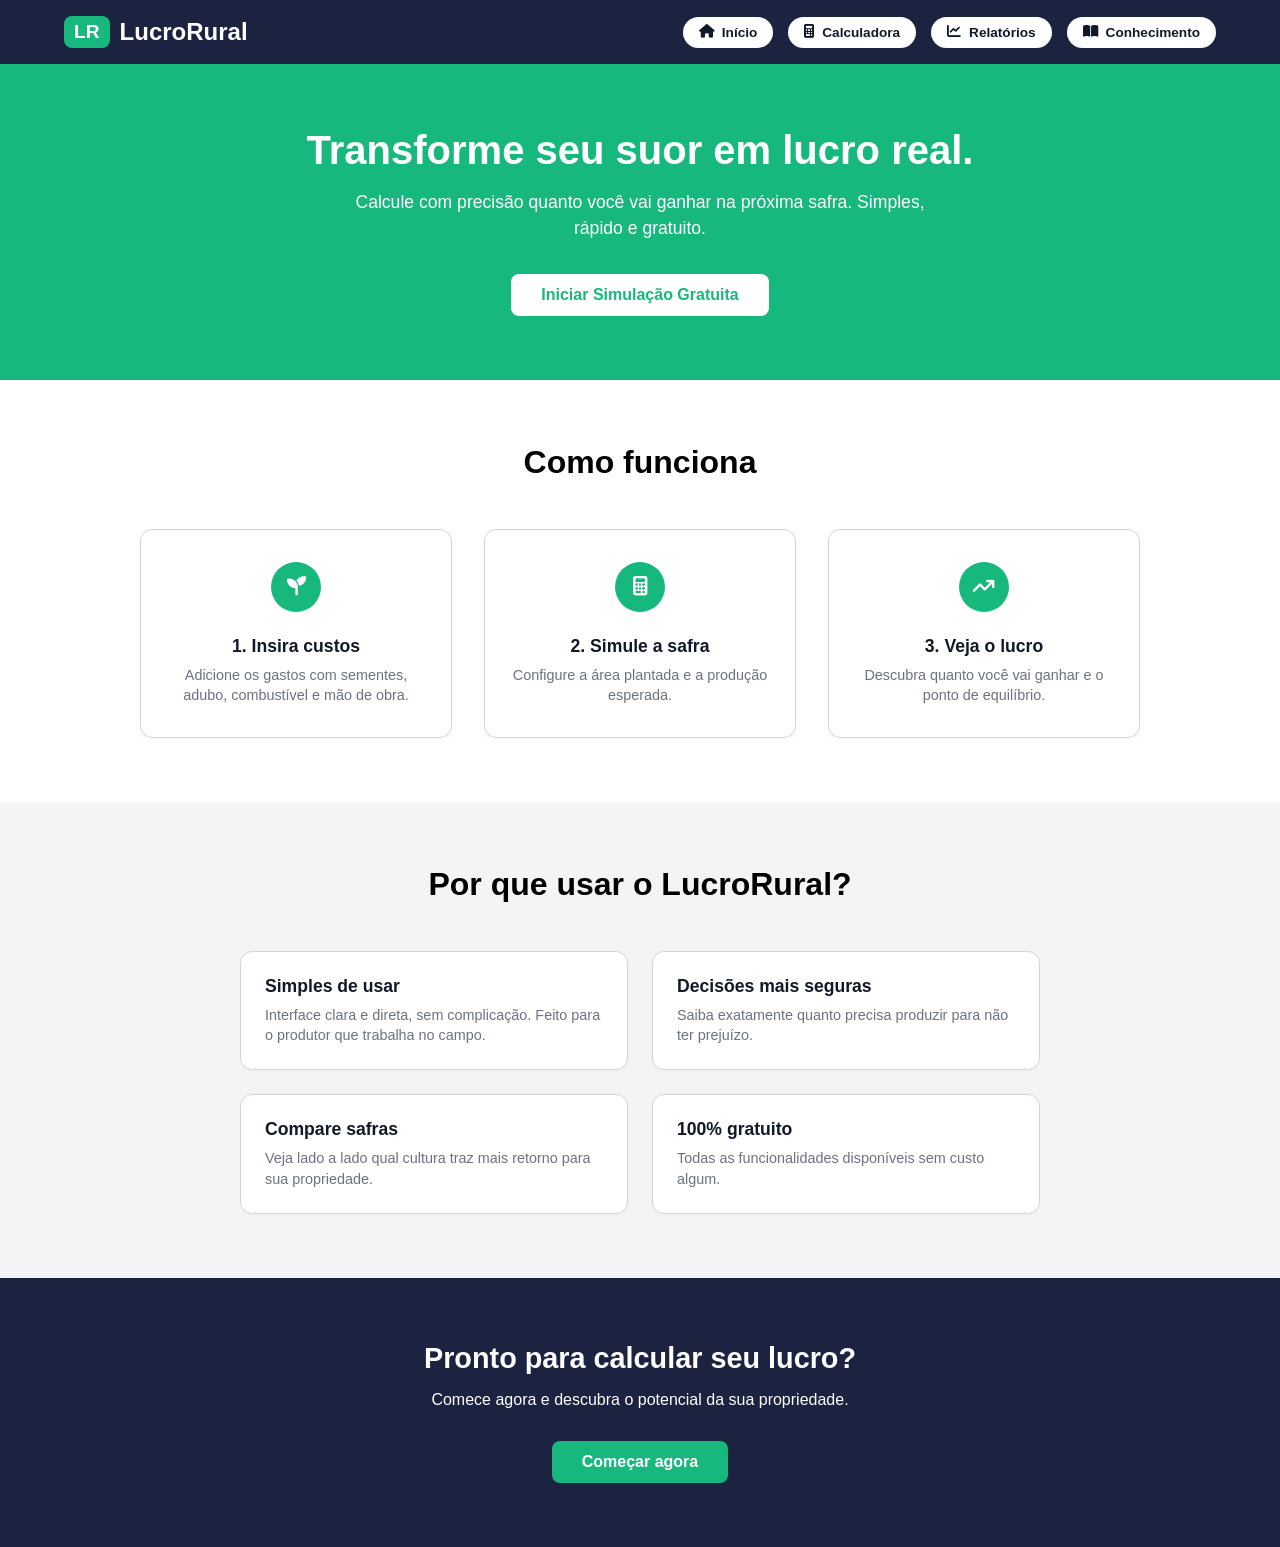
<file: index.html>
<!DOCTYPE html>
<html lang="pt-BR">

<head>
    <meta charset="UTF-8">
    <meta name="viewport" content="width=device-width, initial-scale=1.0">
    <title>LucroRural</title>
    <link rel="stylesheet" href="https://cdnjs.cloudflare.com/ajax/libs/font-awesome/6.4.0/css/all.min.css">
    <link rel="stylesheet" href="style.css">
    <link rel="icon" type="image/x-icon" href="Captura-de-tela-2026-06-11-192936.ico">
</head>

<body>

    <header>
        <div class="logo-container">
            <div class="logo-icon">LR</div>
            <div>LucroRural</div>
        </div>
        <nav>
            <ul>
                <li><a href="index.html"><i class="fa-solid fa-house"></i> Início</a></li>
                <li><a href="calculadora.html"><i class="fa-solid fa-calculator"></i> Calculadora</a></li>
                <li><a href="relatorios.html"><i class="fa-solid fa-chart-line"></i> Relatórios</a></li>
                <li><a href="conhecimento.html"><i class="fa-solid fa-book-open"></i> Conhecimento</a></li>
            </ul>
        </nav>
    </header>

    <main>
        <section class="hero">
            <h1>Transforme seu suor em lucro real.</h1>
            <p>Calcule com precisão quanto você vai ganhar na próxima safra. Simples, rápido e gratuito.</p>
            <a href="calculadora.html" class="btn btn-white">Iniciar Simulação Gratuita</a>
        </section>

        <section class="how-it-works">
            <h2 class="section-title">Como funciona</h2>
            <div class="cards-container">
                <div class="card">
                    <div class="icon-circle"><i class="fa-solid fa-seedling"></i></div>
                    <h3>1. Insira custos</h3>
                    <p>Adicione os gastos com sementes, adubo, combustível e mão de obra.</p>
                </div>
                <div class="card">
                    <div class="icon-circle"><i class="fa-solid fa-calculator"></i></div>
                    <h3>2. Simule a safra</h3>
                    <p>Configure a área plantada e a produção esperada.</p>
                </div>
                <div class="card">
                    <div class="icon-circle"><i class="fa-solid fa-arrow-trend-up"></i></div>
                    <h3>3. Veja o lucro</h3>
                    <p>Descubra quanto você vai ganhar e o ponto de equilíbrio.</p>
                </div>
            </div>
        </section>

        <section class="why-use">
            <h2 class="section-title">Por que usar o LucroRural?</h2>
            <div class="grid-container">
                <div class="feature-card">
                    <h3>Simples de usar</h3>
                    <p>Interface clara e direta, sem complicação. Feito para o produtor que trabalha no campo.</p>
                </div>
                <div class="feature-card">
                    <h3>Decisões mais seguras</h3>
                    <p>Saiba exatamente quanto precisa produzir para não ter prejuízo.</p>
                </div>
                <div class="feature-card">
                    <h3>Compare safras</h3>
                    <p>Veja lado a lado qual cultura traz mais retorno para sua propriedade.</p>
                </div>
                <div class="feature-card">
                    <h3>100% gratuito</h3>
                    <p>Todas as funcionalidades disponíveis sem custo algum.</p>
                </div>
            </div>
        </section>
    </main>

    <footer class="bottom-cta">
        <h2>Pronto para calcular seu lucro?</h2>
        <p>Comece agora e descubra o potencial da sua propriedade.</p>
        <a href="calculadora.html" class="btn btn-green">Começar agora</a>
    </footer>

</body>

</html>
</file>
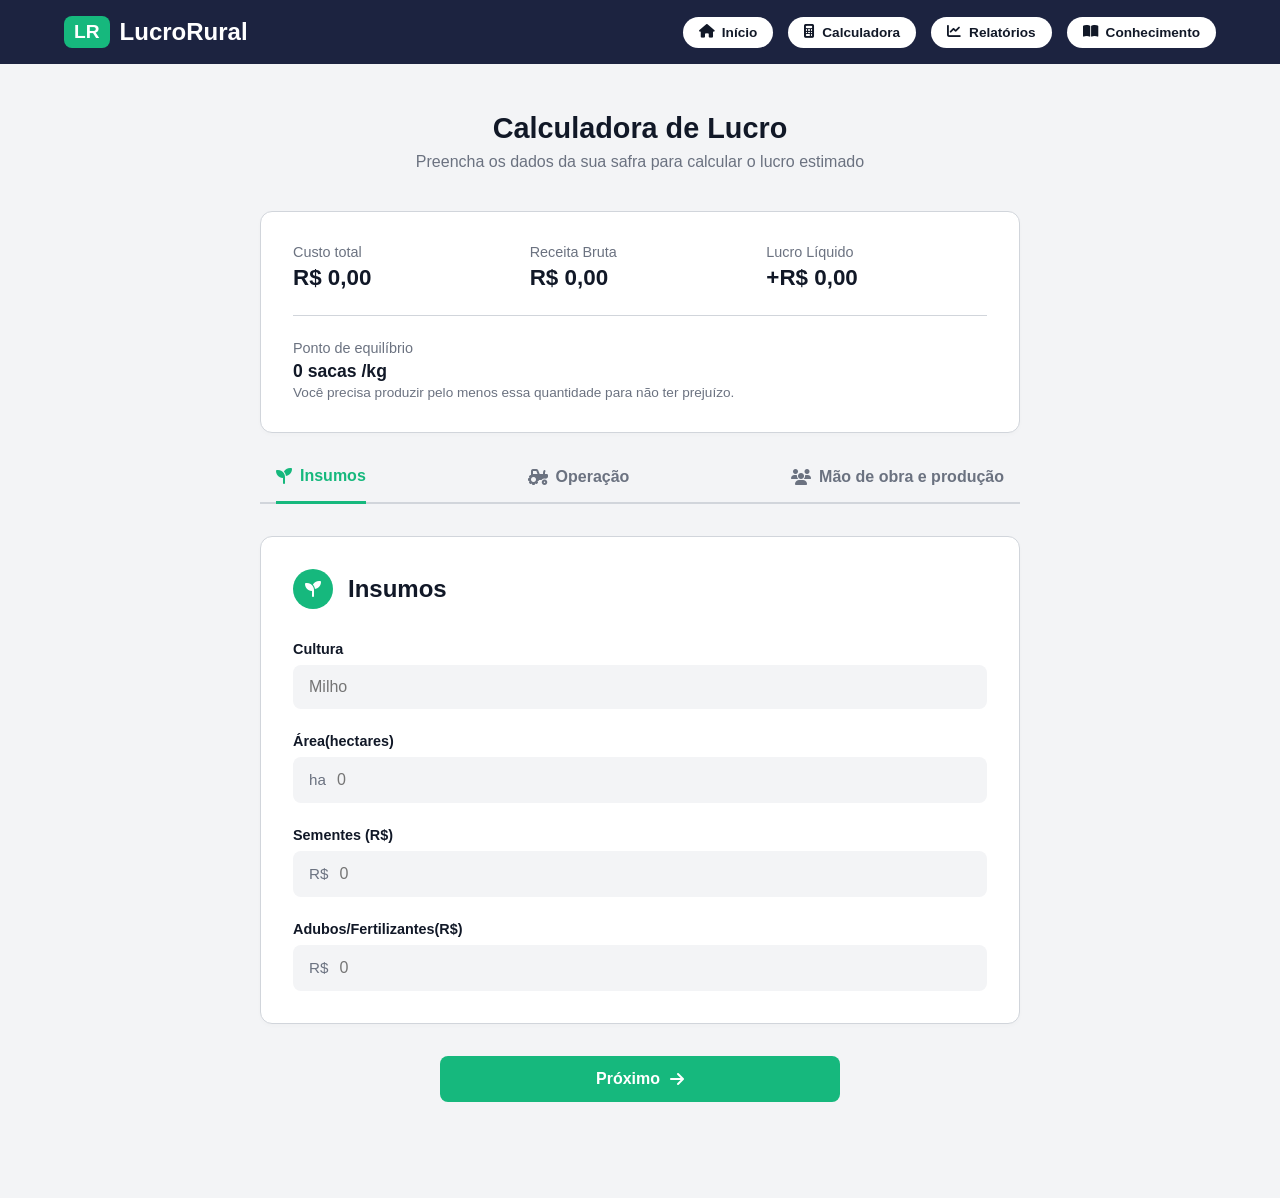
<file: calculadora.html>
<!DOCTYPE html>
<html lang="pt-BR">

<head>
    <meta charset="UTF-8">
    <meta name="viewport" content="width=device-width, initial-scale=1.0">
    <title>LucroRural - Calculadora</title>
    <link rel="stylesheet" href="https://cdnjs.cloudflare.com/ajax/libs/font-awesome/6.4.0/css/all.min.css">
    <link rel="stylesheet" href="calculadora.css">
    <link rel="icon" type="image/x-icon" href="Captura-de-tela-2026-06-11-192936.ico">
</head>

<body>
    <header>
        <div class="logo-container">
            <div class="logo-icon">LR</div>
            <div>LucroRural</div>
        </div>
        <nav>
            <ul>
                <li><a href="index.html"><i class="fa-solid fa-house"></i>Início</a></li>
                <li><a href="calculadora.html" class="active"><i class="fa-solid fa-calculator"></i> Calculadora</a>
                </li>
                <li><a href="relatorios.html"><i class="fa-solid fa-chart-line"></i> Relatórios</a></li>
                <li><a href="conhecimento.html"><i class="fa-solid fa-book-open"></i> Conhecimento</a></li>
            </ul>
        </nav>
    </header>

    <main class="container">
        <div class="page-header">
            <h1>Calculadora de Lucro</h1>
            <p>Preencha os dados da sua safra para calcular o lucro estimado</p>
        </div>

        <section class="card summary-card">
            <div class="summary-grid">
                <div>
                    <p class="label">Custo total</p>
                    <p class="value">R$ 0,00</p>
                </div>
                <div>
                    <p class="label">Receita Bruta</p>
                    <p class="value">R$ 0,00</p>
                </div>
                <div>
                    <p class="label">Lucro Líquido</p>
                    <p class="value highlight">+R$ 0,00</p>
                </div>
            </div>

            <hr class="divider">

            <div class="break-even">
                <p class="label">Ponto de equilíbrio</p>
                <p class="value-small"><strong>0 sacas /kg</strong></p>
                <p class="hint-text">Você precisa produzir pelo menos essa quantidade para não ter prejuízo.</p>
            </div>
        </section>

        <nav class="tabs">
            <a href="calculadora.html" class="tab active-tab"><i class="fa-solid fa-seedling"></i> Insumos</a>
            <a href="operacao.html" class="tab"><i class="fa-solid fa-tractor"></i> Operação</a>
            <a href="maodeobra.html" class="tab"><i class="fa-solid fa-users"></i> Mão de obra e produção</a>
        </nav>

        <section class="card form-card">
            <div class="form-header">
                <div class="icon-circle small-icon"><i class="fa-solid fa-seedling"></i></div>
                <h2>Insumos</h2>
            </div>

            <form class="form-grid">
                <div class="input-group">
                    <label for="cultura">Cultura</label>
                    <input type="text" id="cultura" placeholder="Milho">
                </div>

                <div class="input-group">
                    <label for="area">Área(hectares)</label>
                    <div class="input-wrapper">
                        <span class="prefix">ha</span>
                        <input type="number" id="area" placeholder="0">
                    </div>
                </div>

                <div class="input-group">
                    <label for="sementes">Sementes (R$)</label>
                    <div class="input-wrapper">
                        <span class="prefix">R$</span>
                        <input type="number" id="sementes" placeholder="0">
                    </div>
                </div>

                <div class="input-group">
                    <label for="adubos">Adubos/Fertilizantes(R$)</label>
                    <div class="input-wrapper">
                        <span class="prefix">R$</span>
                        <input type="number" id="adubos" placeholder="0">
                    </div>
                </div>
            </form>
        </section>

        <div class="btn-container">
            <a href="operacao.html " class="btn btn-green btn-large">Próximo <i class="fa-solid fa-arrow-right"></i></a>
        </div>
    </main>

</body>

</html>
</file>
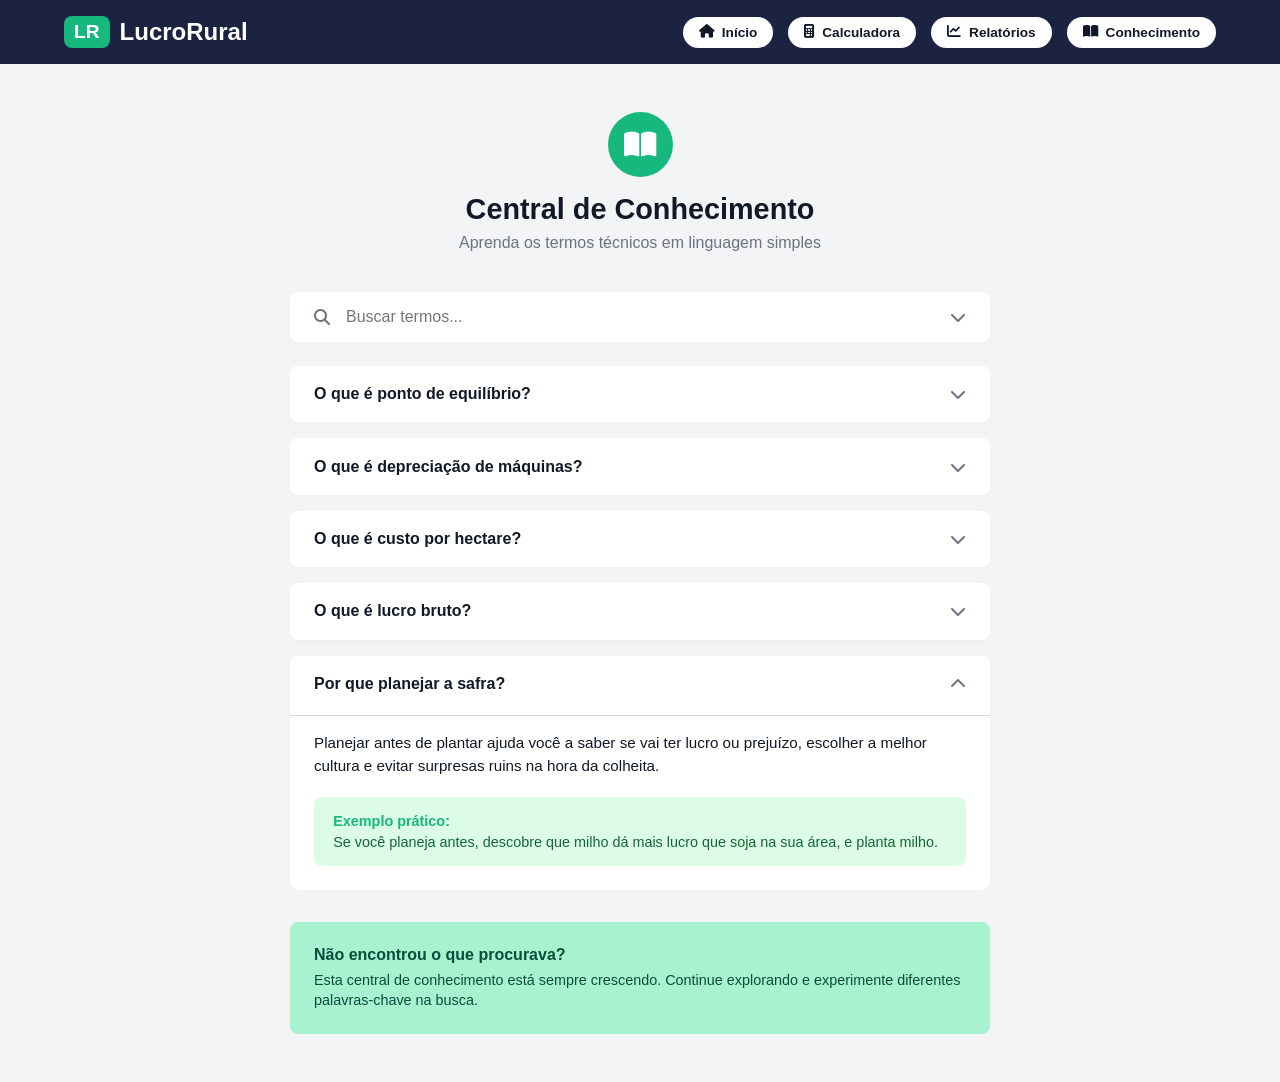
<file: conhecimento.html>
<!DOCTYPE html>
<html lang="pt-BR">

<head>
    <meta charset="UTF-8">
    <meta name="viewport" content="width=device-width, initial-scale=1.0">
    <title>LucroRural - Central de Conhecimento</title>
    <link rel="stylesheet" href="https://cdnjs.cloudflare.com/ajax/libs/font-awesome/6.4.0/css/all.min.css">
    <link rel="stylesheet" href="calculadora.css">
    <link rel="icon" type="image/x-icon" href="Captura-de-tela-2026-06-11-192936.ico">
</head>

<body>

    <header>
        <div class="logo-container">
            <div class="logo-icon">LR</div>
            <div>LucroRural</div>
        </div>
        <nav>
            <ul>
                <li><a href="index.html"><i class="fa-solid fa-house"></i> Início</a></li>
                <li><a href="calculadora.html"><i class="fa-solid fa-calculator"></i> Calculadora</a></li>
                <li><a href="relatorios.html"><i class="fa-solid fa-chart-line"></i> Relatórios</a></li>
                <li><a href="conhecimento.html" class="active"><i class="fa-solid fa-book-open"></i> Conhecimento</a>
                </li>
            </ul>
        </nav>
    </header>

    <main class="container">
        <div class="page-header knowledge-header">
            <div class="icon-circle large-icon">
                <i class="fa-solid fa-book-open"></i>
            </div>
            <h1>Central de Conhecimento</h1>
            <p>Aprenda os termos técnicos em linguagem simples</p>
        </div>

        <div class="faq-container">
            <div class="faq-search">
                <i class="fa-solid fa-magnifying-glass"></i>
                <input type="text" placeholder="Buscar termos...">
                <i class="fa-solid fa-chevron-down"></i>
            </div>

            <div class="faq-item">
                <div class="faq-question">
                    <h3>O que é ponto de equilíbrio?</h3>
                    <i class="fa-solid fa-chevron-down"></i>
                </div>
            </div>

            <div class="faq-item">
                <div class="faq-question">
                    <h3>O que é depreciação de máquinas?</h3>
                    <i class="fa-solid fa-chevron-down"></i>
                </div>
            </div>

            <div class="faq-item">
                <div class="faq-question">
                    <h3>O que é custo por hectare?</h3>
                    <i class="fa-solid fa-chevron-down"></i>
                </div>
            </div>

            <div class="faq-item">
                <div class="faq-question">
                    <h3>O que é lucro bruto?</h3>
                    <i class="fa-solid fa-chevron-down"></i>
                </div>
            </div>

            <div class="faq-item expanded">
                <div class="faq-question">
                    <h3>Por que planejar a safra?</h3>
                    <i class="fa-solid fa-chevron-up"></i>
                </div>
                <div class="faq-answer">
                    <p>Planejar antes de plantar ajuda você a saber se vai ter lucro ou prejuízo, escolher a melhor
                        cultura e evitar surpresas ruins na hora da colheita.</p>
                    <div class="example-box">
                        <strong>Exemplo prático:</strong>
                        Se você planeja antes, descobre que milho dá mais lucro que soja na sua área, e planta milho.
                    </div>
                </div>
            </div>

            <div class="faq-banner">
                <h4>Não encontrou o que procurava?</h4>
                <p>Esta central de conhecimento está sempre crescendo. Continue explorando e experimente diferentes
                    palavras-chave na busca.</p>
            </div>
        </div>
    </main>

</body>

</html>
</file>
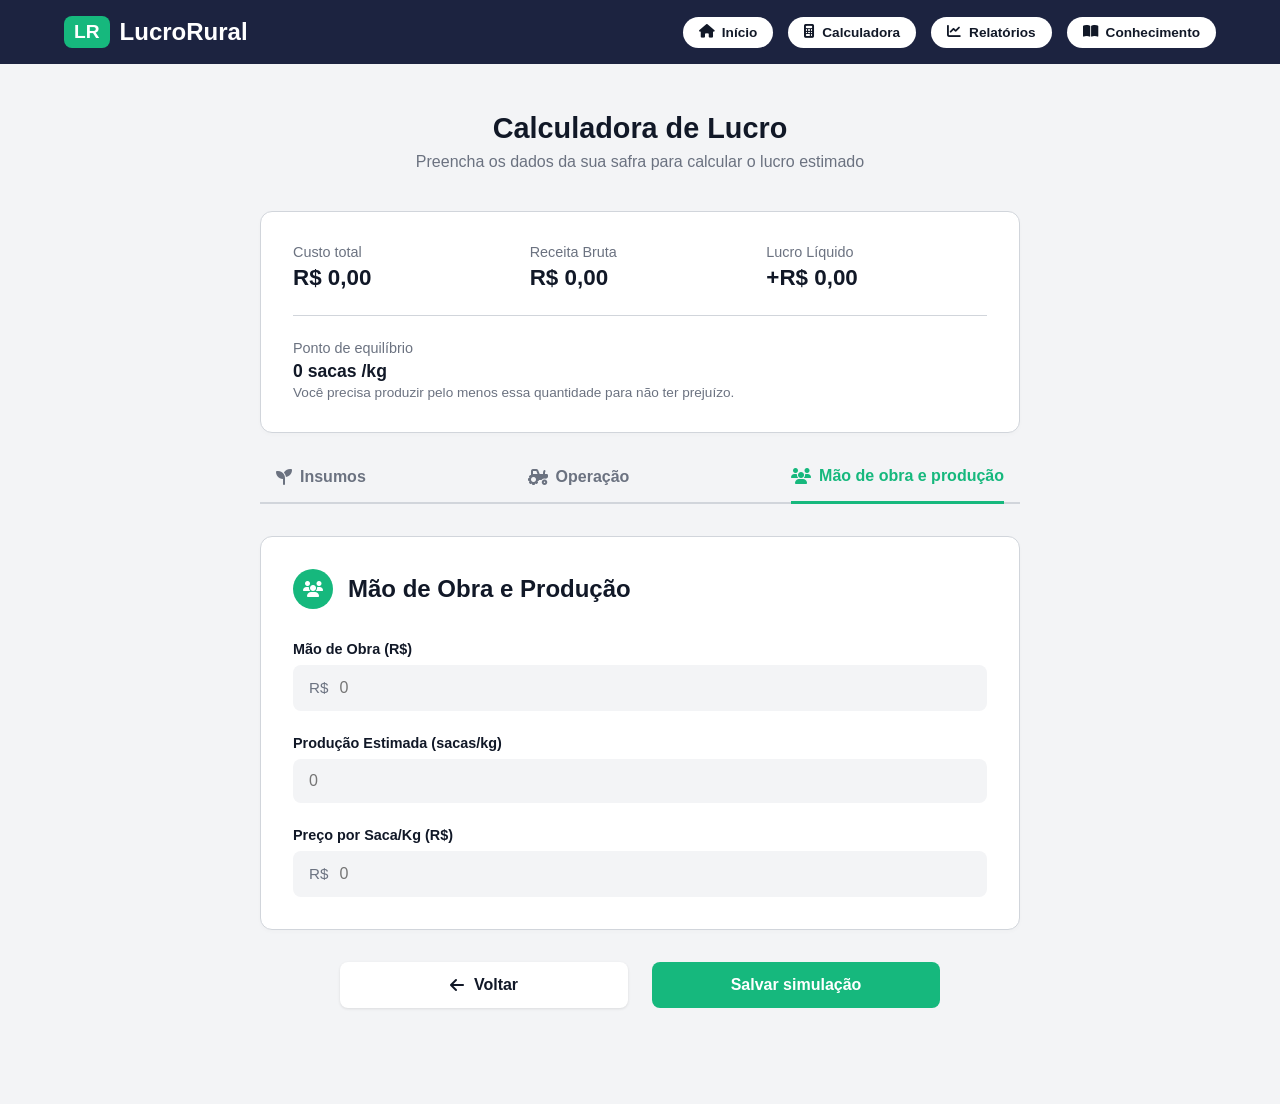
<file: maodeobra.html>
<!DOCTYPE html>
<html lang="pt-BR">

<head>
    <meta charset="UTF-8">
    <meta name="viewport" content="width=device-width, initial-scale=1.0">
    <title>LucroRural - Mão de Obra e Produção</title>
    <link rel="stylesheet" href="https://cdnjs.cloudflare.com/ajax/libs/font-awesome/6.4.0/css/all.min.css">
    <link rel="stylesheet" href="calculadora.css">
    <link rel="icon" type="image/x-icon" href="Captura-de-tela-2026-06-11-192936.ico">
</head>

<body>

    <header>
        <div class="logo-container">
            <div class="logo-icon">LR</div>
            <div>LucroRural</div>
        </div>
        <nav>
            <ul>
                <li><a href="index.html"><i class="fa-solid fa-house"></i> Início</a></li>
                <li><a href="calculadora.html" class="active"><i class="fa-solid fa-calculator"></i> Calculadora</a>
                </li>
                <li><a href="relatorios.html"><i class="fa-solid fa-chart-line"></i> Relatórios</a></li>
                <li><a href="conhecimento.html"><i class="fa-solid fa-book-open"></i> Conhecimento</a></li>
            </ul>
        </nav>
    </header>

    <main class="container">
        <div class="page-header">
            <h1>Calculadora de Lucro</h1>
            <p>Preencha os dados da sua safra para calcular o lucro estimado</p>
        </div>

        <section class="card summary-card">
            <div class="summary-grid">
                <div>
                    <p class="label">Custo total</p>
                    <p class="value">R$ 0,00</p>
                </div>
                <div>
                    <p class="label">Receita Bruta</p>
                    <p class="value">R$ 0,00</p>
                </div>
                <div>
                    <p class="label">Lucro Líquido</p>
                    <p class="value highlight">+R$ 0,00</p>
                </div>
            </div>

            <hr class="divider">

            <div class="break-even">
                <p class="label">Ponto de equilíbrio</p>
                <p class="value-small"><strong>0 sacas /kg</strong></p>
                <p class="hint-text">Você precisa produzir pelo menos essa quantidade para não ter prejuízo.</p>
            </div>
        </section>

        <nav class="tabs">
            <a href="calculadora.html" class="tab"><i class="fa-solid fa-seedling"></i> Insumos</a>
            <a href="operacao.html" class="tab"><i class="fa-solid fa-tractor"></i> Operação</a>
            <a href="maodeobra.html" class="tab active-tab"><i class="fa-solid fa-users"></i> Mão de obra e produção</a>
        </nav>

        <section class="card form-card">
            <div class="form-header">
                <div class="icon-circle small-icon"><i class="fa-solid fa-users"></i></div>
                <h2>Mão de Obra e Produção</h2>
            </div>

            <form class="form-grid">
                <div class="input-group">
                    <label for="mao-de-obra">Mão de Obra (R$)</label>
                    <div class="input-wrapper">
                        <span class="prefix">R$</span>
                        <input type="number" id="mao-de-obra" placeholder="0">
                    </div>
                </div>

                <div class="input-group">
                    <label for="producao-estimada">Produção Estimada (sacas/kg)</label>
                    <input type="number" id="producao-estimada" placeholder="0">
                </div>

                <div class="input-group">
                    <label for="preco-saca">Preço por Saca/Kg (R$)</label>
                    <div class="input-wrapper">
                        <span class="prefix">R$</span>
                        <input type="number" id="preco-saca" placeholder="0">
                    </div>
                </div>
            </form>
        </section>


        <div class="btn-group">
            <a href="operacao.html" class="btn btn-white-btn"><i class="fa-solid fa-arrow-left"></i> Voltar</a>
            <a href="relatorios.html" class="btn btn-green">Salvar simulação</a>
        </div>
    </main>

</body>

</html>
</file>
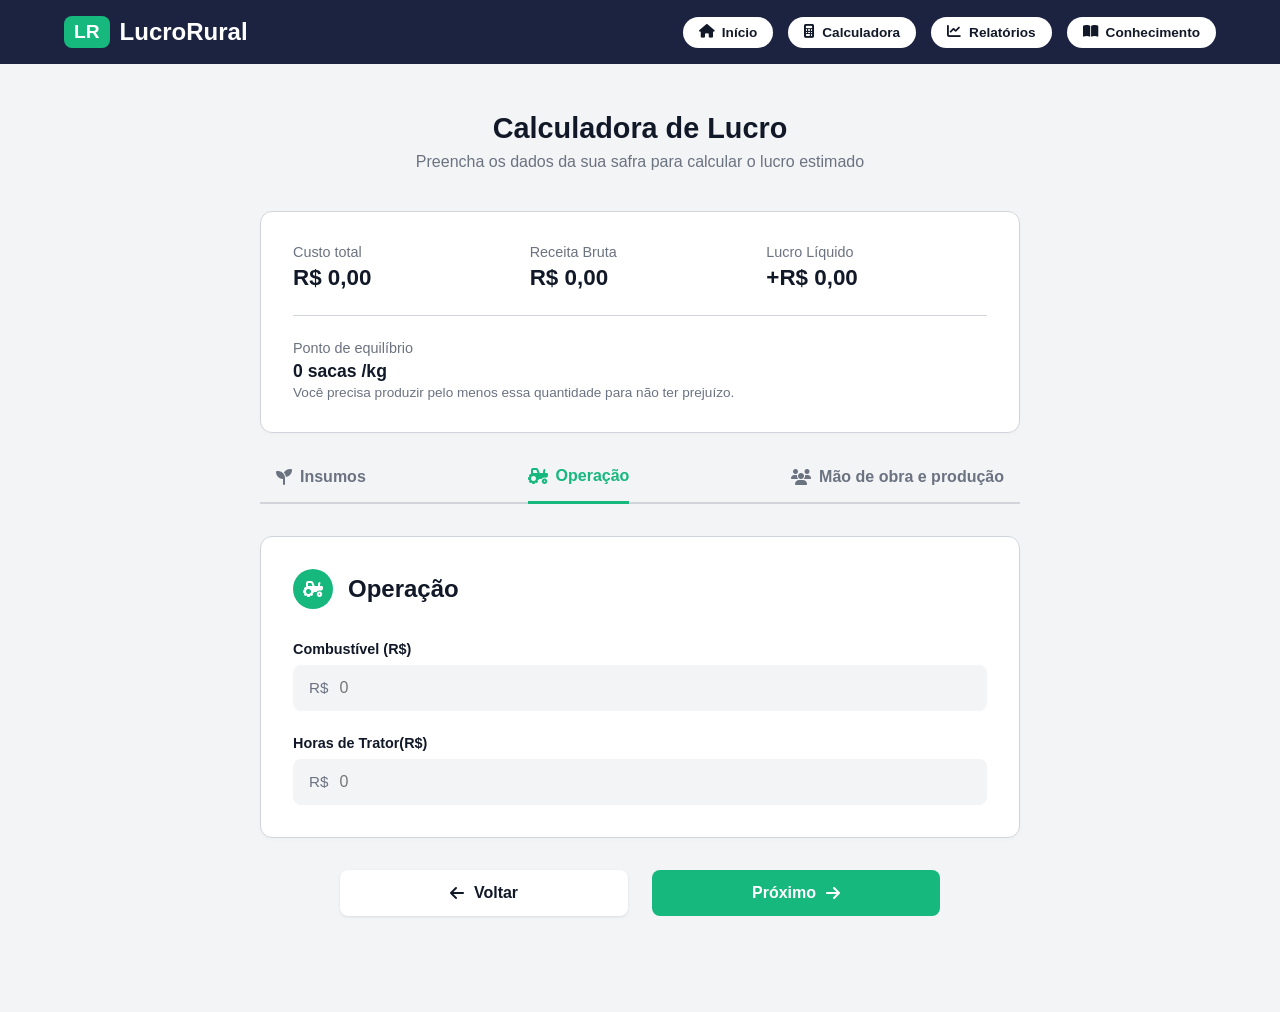
<file: operacao.html>
<!DOCTYPE html>
<html lang="pt-BR">

<head>
    <meta charset="UTF-8">
    <meta name="viewport" content="width=device-width, initial-scale=1.0">
    <title>LucroRural - Operação</title>
    <link rel="stylesheet" href="https://cdnjs.cloudflare.com/ajax/libs/font-awesome/6.4.0/css/all.min.css">
    <link rel="stylesheet" href="calculadora.css">
    <link rel="icon" type="image/x-icon" href="Captura-de-tela-2026-06-11-192936.ico">
</head>

<body>

    <header>
        <div class="logo-container">
            <div class="logo-icon">LR</div>
            <div>LucroRural</div>
        </div>
        <nav>
            <ul>
                <li><a href="index.html"><i class="fa-solid fa-house"></i> Início</a></li>
                <li><a href="calculadora.html" class="active"><i class="fa-solid fa-calculator"></i> Calculadora</a>
                </li>
                <li><a href="relatorios.html"><i class="fa-solid fa-chart-line"></i> Relatórios</a></li>
                <li><a href="conhecimento.html"><i class="fa-solid fa-book-open"></i> Conhecimento</a></li>
            </ul>
        </nav>
    </header>

    <main class="container">
        <div class="page-header">
            <h1>Calculadora de Lucro</h1>
            <p>Preencha os dados da sua safra para calcular o lucro estimado</p>
        </div>

        <section class="card summary-card">
            <div class="summary-grid">
                <div>
                    <p class="label">Custo total</p>
                    <p class="value">R$ 0,00</p>
                </div>
                <div>
                    <p class="label">Receita Bruta</p>
                    <p class="value">R$ 0,00</p>
                </div>
                <div>
                    <p class="label">Lucro Líquido</p>
                    <p class="value highlight">+R$ 0,00</p>
                </div>
            </div>

            <hr class="divider">

            <div class="break-even">
                <p class="label">Ponto de equilíbrio</p>
                <p class="value-small"><strong>0 sacas /kg</strong></p>
                <p class="hint-text">Você precisa produzir pelo menos essa quantidade para não ter prejuízo.</p>
            </div>
        </section>

        <nav class="tabs">
            <a href="calculadora.html" class="tab"><i class="fa-solid fa-seedling"></i> Insumos</a>
            <a href="operacao.html" class="tab active-tab"><i class="fa-solid fa-tractor"></i> Operação</a>
            <a href="maodeobra.html" class="tab"><i class="fa-solid fa-users"></i> Mão de obra e produção</a>
        </nav>

        <section class="card form-card">
            <div class="form-header">
                <div class="icon-circle small-icon"><i class="fa-solid fa-tractor"></i></div>
                <h2>Operação</h2>
            </div>

            <form class="form-grid">
                <div class="input-group">
                    <label for="combustivel">Combustível (R$)</label>
                    <div class="input-wrapper">
                        <span class="prefix">R$</span>
                        <input type="number" id="combustivel" placeholder="0">
                    </div>
                </div>

                <div class="input-group">
                    <label for="horas-trator">Horas de Trator(R$)</label>
                    <div class="input-wrapper">
                        <span class="prefix">R$</span>
                        <input type="number" id="horas-trator" placeholder="0">
                    </div>
                </div>
            </form>
        </section>

        <div class="btn-group">
            <a href="calculadora.html" class="btn btn-white-btn"><i class="fa-solid fa-arrow-left"></i> Voltar</a>
            <a href="maodeobra.html" class="btn btn-green">Próximo <i class="fa-solid fa-arrow-right"></i></a>
        </div>
    </main>

</body>

</html>
</file>
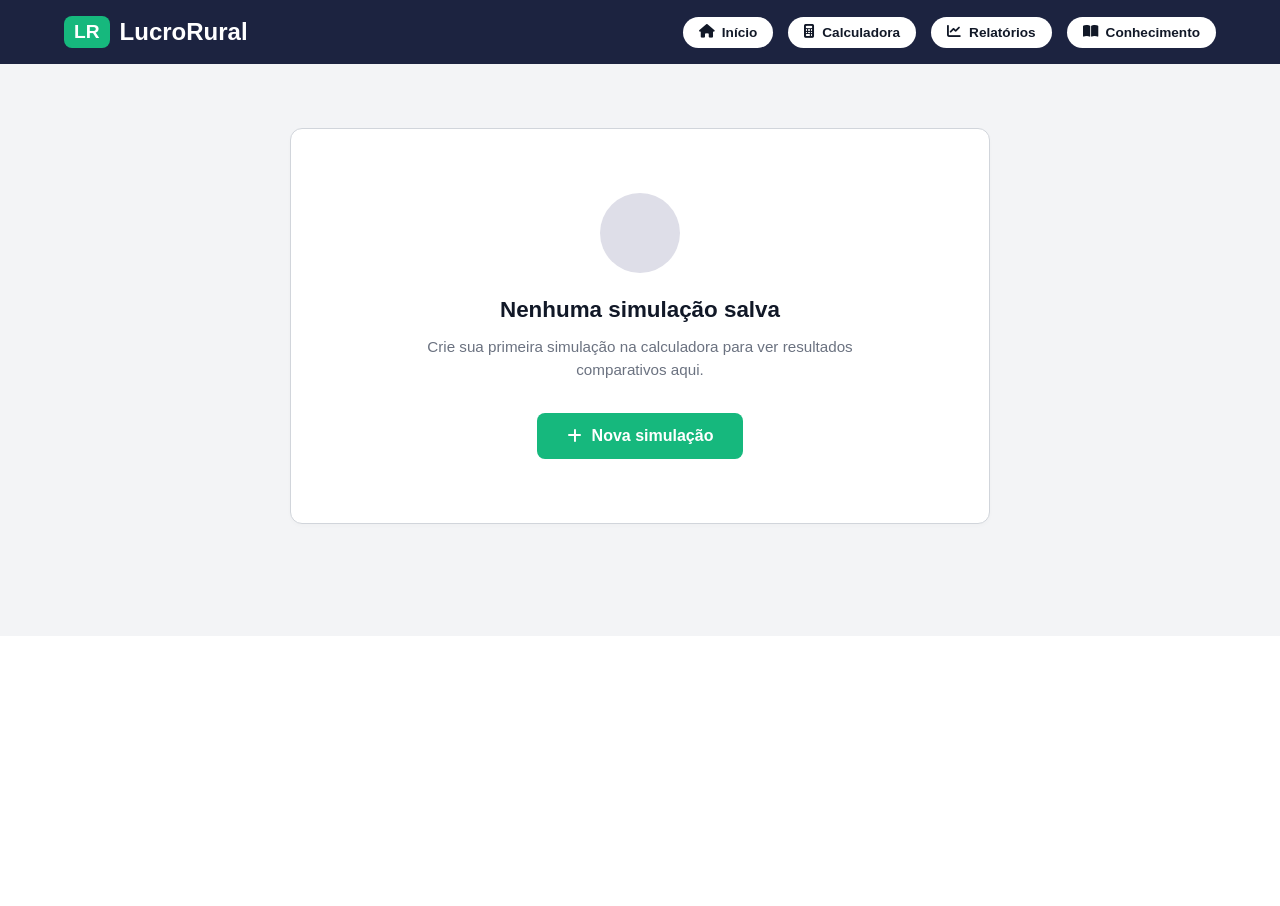
<file: relatorios.html>
<!DOCTYPE html>
<html lang="pt-BR">

<head>
    <meta charset="UTF-8">
    <meta name="viewport" content="width=device-width, initial-scale=1.0">
    <title>LucroRural - Relatórios</title>
    <link rel="stylesheet" href="https://cdnjs.cloudflare.com/ajax/libs/font-awesome/6.4.0/css/all.min.css">
    <link rel="stylesheet" href="calculadora.css">
    <link rel="icon" type="image/x-icon" href="Captura-de-tela-2026-06-11-192936.ico">

</head>

<body>

    <header>
        <div class="logo-container">
            <div class="logo-icon">LR</div>
            <div>LucroRural</div>
        </div>
        <nav>
            <ul>
                <li><a href="index.html"><i class="fa-solid fa-house"></i> Início</a></li>
                <li><a href="calculadora.html"><i class="fa-solid fa-calculator"></i> Calculadora</a></li>
                <li><a href="relatorios.html" class="active"><i class="fa-solid fa-chart-line"></i> Relatórios</a></li>
                <li><a href="conhecimento.html"><i class="fa-solid fa-book-open"></i> Conhecimento</a></li>
            </ul>
        </nav>
    </header>

    <main class="container empty-state-container">
        <section class="card empty-state-card">
            <div class="empty-icon-placeholder"></div>

            <h2>Nenhuma simulação salva</h2>
            <p>Crie sua primeira simulação na calculadora para ver resultados comparativos aqui.</p>

            <a href="calculadora.html" class="btn btn-green"><i class="fa-solid fa-plus"></i> Nova simulação</a>
        </section>
    </main>

    <div class="bottom-white-block"></div>

</body>

</html>
</file>
<file: style.css>
:root {
    --bg-dark-blue: #1c2340;
    --bg-green: #16b87d;
    --bg-light-gray: #f3f4f6;
    --text-dark: #111827;
    --text-light: #ffffff;
    --text-muted: #6b7280;
    --border-color: #d1d5db;
}

* {
    margin: 0;
    padding: 0;
    box-sizing: border-box;
    font-family: 'Segoe UI', Roboto, Helvetica, Arial, sans-serif;
}

body {
    background-color: #ffffff;
    color: var(--text-dark);
}
header {
    background-color: var(--bg-dark-blue);
    padding: 1rem 5%;
    display: flex;
    justify-content: space-between;
    align-items: center;
}

.logo-container {
    display: flex;
    align-items: center;
    gap: 10px;
    color: var(--text-light);
    font-size: 1.5rem;
    font-weight: bold;
}

.logo-icon {
    background-color: var(--bg-green);
    padding: 5px 10px;
    border-radius: 8px;
    font-size: 1.2rem;
}

nav ul {
    list-style: none;
    display: flex;
    gap: 15px;
}

nav ul li a {
    text-decoration: none;
    color: var(--text-dark);
    background-color: var(--text-light);
    padding: 8px 16px;
    border-radius: 20px;
    font-size: 0.85rem;
    font-weight: 600;
    display: flex;
    align-items: center;
    gap: 8px;
    transition: 0.3s;
}

nav ul li a:hover {
    background-color: #e5e7eb;
}
.hero {
    background-color: var(--bg-green);
    color: var(--text-light);
    text-align: center;
    padding: 4rem 20px;
}

.hero h1 {
    font-size: 2.5rem;
    margin-bottom: 1rem;
}

.hero p {
    font-size: 1.1rem;
    margin-bottom: 2rem;
    max-width: 600px;
    margin-inline: auto;
    line-height: 1.5;
}

.btn {
    display: inline-block;
    text-decoration: none;
    font-weight: bold;
    padding: 12px 30px;
    border-radius: 8px;
    transition: 0.3s;
    border: none;
    cursor: pointer;
}

.btn-white {
    background-color: var(--text-light);
    color: var(--bg-green);
}

.btn-white:hover {
    background-color: #f3f4f6;
}
.how-it-works {
    padding: 4rem 5%;
    text-align: center;
    background-color: #ffffff;
}

.section-title {
    font-size: 2rem;
    margin-bottom: 3rem;
    color: #000000;
}

.cards-container {
    display: flex;
    justify-content: center;
    gap: 2rem;
    max-width: 1000px;
    margin: 0 auto;
}

.card {
    border: 1px solid var(--border-color);
    border-radius: 12px;
    padding: 2rem 1.5rem;
    flex: 1;
    box-shadow: 0 4px 6px rgba(0,0,0,0.02);
    transition: transform 0.3s;
}

.card:hover {
    transform: translateY(-5px);
}

.icon-circle {
    background-color: var(--bg-green);
    color: var(--text-light);
    width: 50px;
    height: 50px;
    border-radius: 50%;
    display: flex;
    align-items: center;
    justify-content: center;
    margin: 0 auto 1.5rem auto;
    font-size: 1.2rem;
}

.card h3 {
    font-size: 1.1rem;
    margin-bottom: 0.5rem;
}

.card p {
    font-size: 0.9rem;
    color: var(--text-muted);
    line-height: 1.4;
}
.why-use {
    background-color: var(--bg-light-gray);
    padding: 4rem 5%;
    text-align: center;
}

.grid-container {
    display: grid;
    grid-template-columns: 1fr 1fr;
    gap: 1.5rem;
    max-width: 800px;
    margin: 0 auto;
}

.feature-card {
    background-color: var(--text-light);
    border: 1px solid var(--border-color);
    border-radius: 12px;
    padding: 1.5rem;
    text-align: left;
    box-shadow: 0 2px 4px rgba(0,0,0,0.02);
}

.feature-card h3 {
    font-size: 1.1rem;
    margin-bottom: 0.5rem;
}

.feature-card p {
    font-size: 0.9rem;
    color: var(--text-muted);
    line-height: 1.4;
}
.bottom-cta {
    background-color: var(--bg-dark-blue);
    color: var(--text-light);
    text-align: center;
    padding: 4rem 20px;
}

.bottom-cta h2 {
    font-size: 1.8rem;
    margin-bottom: 1rem;
}

.bottom-cta p {
    font-size: 1rem;
    margin-bottom: 2rem;
}

.btn-green {
    background-color: var(--bg-green);
    color: var(--text-light);
}

.btn-green:hover {
    background-color: #129c69;
}
@media (max-width: 768px) {
    header {
        flex-direction: column;
        gap: 1rem;
    }
    nav ul {
        flex-wrap: wrap;
        justify-content: center;
    }
    .cards-container {
        flex-direction: column;
    }
    .grid-container {
        grid-template-columns: 1fr;
    }
}
</file>
<file: calculadora.css>
:root {
    --bg-dark-blue: #1c2340;
    --bg-green: #16b87d;
    --bg-light-gray: #f3f4f6;
    --text-dark: #111827;
    --text-light: #ffffff;
    --text-muted: #6b7280;
    --border-color: #d1d5db;
}

* {
    margin: 0;
    padding: 0;
    box-sizing: border-box;
    font-family: 'Segoe UI', Roboto, Helvetica, Arial, sans-serif;
}

body {
    background-color: var(--bg-light-gray);
    color: var(--text-dark);
}

/* --- HEADER --- */
header {
    background-color: var(--bg-dark-blue);
    padding: 1rem 5%;
    display: flex;
    justify-content: space-between;
    align-items: center;
}

.logo-container {
    display: flex;
    align-items: center;
    gap: 10px;
    color: var(--text-light);
    font-size: 1.5rem;
    font-weight: bold;
}

.logo-icon {
    background-color: var(--bg-green);
    padding: 5px 10px;
    border-radius: 8px;
    font-size: 1.2rem;
}

nav ul {
    list-style: none;
    display: flex;
    gap: 15px;
}

nav ul li a {
    text-decoration: none;
    color: var(--text-dark);
    background-color: var(--text-light);
    padding: 8px 16px;
    border-radius: 20px;
    font-size: 0.85rem;
    font-weight: 600;
    display: flex;
    align-items: center;
    gap: 8px;
    transition: 0.3s;
}

nav ul li a:hover {
    background-color: #e5e7eb;
}

/* --- ESTRUTURA PRINCIPAL --- */
.container {
    max-width: 800px;
    margin: 0 auto;
    padding: 3rem 20px;
}

.page-header {
    text-align: center;
    margin-bottom: 2.5rem;
}

.page-header h1 {
    font-size: 1.8rem;
    margin-bottom: 0.5rem;
}

.page-header p {
    color: var(--text-muted);
}

/* --- CARTÕES --- */
.card {
    background-color: var(--text-light);
    border: 1px solid var(--border-color);
    border-radius: 12px;
    padding: 2rem;
    box-shadow: 0 2px 4px rgba(0,0,0,0.02);
    margin-bottom: 2rem;
}

/* --- CARTÃO DE RESUMO --- */
.summary-grid {
    display: grid;
    grid-template-columns: repeat(3, 1fr);
    gap: 1rem;
}

.label {
    font-size: 0.9rem;
    color: var(--text-muted);
    margin-bottom: 0.3rem;
}

.value {
    font-size: 1.4rem;
    font-weight: bold;
}

.divider {
    border: none;
    border-top: 1px solid var(--border-color);
    margin: 1.5rem 0;
}

.value-small {
    font-size: 1.1rem;
    margin-bottom: 0.2rem;
}

.hint-text {
    font-size: 0.85rem;
    color: var(--text-muted);
}

/* --- ABAS (TABS) --- */
.tabs {
    display: flex;
    justify-content: space-between;
    border-bottom: 2px solid var(--border-color);
    margin-bottom: 2rem;
    padding: 0 1rem;
}

.tab {
    text-decoration: none;
    color: var(--text-muted);
    font-weight: 600;
    padding-bottom: 1rem;
    display: flex;
    align-items: center;
    gap: 8px;
    position: relative;
    top: 2px;
    transition: color 0.2s;
}

.tab:hover {
    color: var(--bg-green);
}

.tab.active-tab {
    color: var(--bg-green);
    border-bottom: 3px solid var(--bg-green);
}

/* --- FORMULÁRIO --- */
.form-header {
    display: flex;
    align-items: center;
    gap: 15px;
    margin-bottom: 2rem;
}

.icon-circle {
    background-color: var(--bg-green);
    color: var(--text-light);
    border-radius: 50%;
    display: flex;
    align-items: center;
    justify-content: center;
}

.icon-circle.small-icon {
    width: 40px;
    height: 40px;
    font-size: 1rem;
}

.form-grid {
    display: flex;
    flex-direction: column;
    gap: 1.5rem;
}

.input-group label {
    display: block;
    font-size: 0.9rem;
    font-weight: bold;
    margin-bottom: 0.5rem;
}

input[type="text"],
input[type="number"] {
    width: 100%;
    background-color: var(--bg-light-gray);
    border: 1px solid transparent;
    padding: 12px 15px;
    border-radius: 8px;
    font-size: 1rem;
    color: var(--text-dark);
    outline: none;
}

input:focus, .input-wrapper:focus-within {
    border: 1px solid var(--border-color);
}

.input-wrapper {
    display: flex;
    align-items: center;
    background-color: var(--bg-light-gray);
    border-radius: 8px;
    padding-left: 15px;
    border: 1px solid transparent;
}

.input-wrapper input {
    background-color: transparent;
    padding-left: 10px;
}

.prefix {
    color: var(--text-muted);
    font-size: 0.95rem;
}

/* --- BOTÕES --- */
.btn-group {
    display: flex;
    gap: 1.5rem;
    justify-content: center;
    margin-bottom: 3rem;
    max-width: 600px;
    margin-left: auto;
    margin-right: auto;
}

.btn {
    display: inline-flex;
    align-items: center;
    justify-content: center;
    gap: 10px;
    text-decoration: none;
    font-weight: bold;
    padding: 14px 30px;
    border-radius: 8px;
    transition: 0.3s;
    border: none;
    cursor: pointer;
    flex: 1;
    font-size: 1rem;
}

.btn-green {
    background-color: var(--bg-green);
    color: var(--text-light);
}

.btn-green:hover {
    background-color: #129c69;
}

.btn-white-btn {
    background-color: var(--text-light);
    color: var(--text-dark);
    box-shadow: 0 1px 3px rgba(0,0,0,0.1); 
}

.btn-white-btn:hover {
    background-color: var(--bg-light-gray);
}
.btn-container {
    text-align: center;
    margin-bottom: 3rem;
}
.btn-large {
    max-width: 400px;
    width: 100%;
}

/* --- RESPONSIVIDADE --- */
@media (max-width: 768px) {
    header {
        flex-direction: column;
        gap: 1rem;
    }
    nav ul {
        flex-wrap: wrap;
        justify-content: center;
    }
    .summary-grid {
        grid-template-columns: 1fr;
    }
    .tabs {
        flex-direction: column;
        align-items: center;
        gap: 1rem;
        border-bottom: none;
    }
    .tab.active-tab {
        border-bottom: none;
    }
    .btn-group {
        flex-direction: column;
        gap: 1rem;
    }
}

.empty-state-container {
    display: flex;
    justify-content: center;
    align-items: center;
    min-height: 50vh;
    padding-top: 4rem;
}

.empty-state-card {
    text-align: center;
    padding: 4rem 2rem;
    max-width: 700px;
    width: 100%;
    display: flex;
    flex-direction: column;
    align-items: center;
}

.empty-icon-placeholder {
    width: 80px;
    height: 80px;
    background-color: #dedee8;
    border-radius: 50%;
    margin-bottom: 1.5rem;
}

.empty-state-card h2 {
    font-size: 1.4rem;
    margin-bottom: 0.8rem;
    color: var(--text-dark);
}

.empty-state-card p {
    color: var(--text-muted);
    font-size: 0.95rem;
    margin-bottom: 2rem;
    line-height: 1.5;
    max-width: 450px;
}

/* Faixa branca inferior visível na imagem */
.bottom-white-block {
    background-color: #ffffff;
    height: 30vh;
    width: 100%;
    margin-top: 2rem;
}

/* =========================================
   ESTILOS ESPECÍFICOS: CENTRAL DE CONHECIMENTO
   ========================================= */

.knowledge-header {
    margin-bottom: 2.5rem;
}

.icon-circle.large-icon {
    width: 65px;
    height: 65px;
    font-size: 1.8rem;
    margin: 0 auto 1rem auto;
}

.faq-container {
    max-width: 700px;
    margin: 0 auto;
}

/* --- Barra de Busca --- */
.faq-search {
    display: flex;
    align-items: center;
    background-color: var(--text-light);
    padding: 1rem 1.5rem;
    border-radius: 8px;
    margin-bottom: 1.5rem;
    box-shadow: 0 2px 4px rgba(0,0,0,0.02);
}

.faq-search i {
    color: var(--text-muted);
}

.faq-search input {
    border: none;
    background: transparent;
    width: 100%;
    font-size: 1rem;
    color: var(--text-dark);
    outline: none;
    padding: 0 1rem;
}

/* --- Itens da Lista (Acordeão) --- */
.faq-item {
    background-color: var(--text-light);
    border-radius: 8px;
    margin-bottom: 1rem;
    box-shadow: 0 2px 4px rgba(0,0,0,0.02);
}

.faq-question {
    display: flex;
    justify-content: space-between;
    align-items: center;
    padding: 1.2rem 1.5rem;
    cursor: pointer;
}

.faq-question h3 {
    font-size: 1rem;
    color: var(--text-dark);
    font-weight: 700;
}

.faq-question i {
    color: var(--text-muted);
}

/* --- Item Expandido --- */
.faq-answer {
    padding: 0 1.5rem 1.5rem 1.5rem;
    border-top: 1px solid var(--border-color);
    margin-top: 0.2rem;
    padding-top: 1rem;
}

.faq-answer p {
    font-size: 0.95rem;
    line-height: 1.5;
    color: var(--text-dark);
    margin-bottom: 1.2rem;
}

.example-box {
    background-color: #dcfce7; /* Verde bem claro */
    padding: 1rem 1.2rem;
    border-radius: 8px;
    font-size: 0.9rem;
    color: #166534; /* Verde escuro para o texto */
}

.example-box strong {
    display: block;
    color: var(--bg-green);
    margin-bottom: 0.3rem;
}

/* --- Banner inferior --- */
.faq-banner {
    background-color: #a7f3d0; /* Verde menta sólido */
    padding: 1.5rem;
    border-radius: 8px;
    margin-top: 2rem;
    color: #064e3b;
}

.faq-banner h4 {
    font-size: 1rem;
    margin-bottom: 0.4rem;
    font-weight: bold;
}

.faq-banner p {
    font-size: 0.9rem;
    line-height: 1.4;
}
</file>
